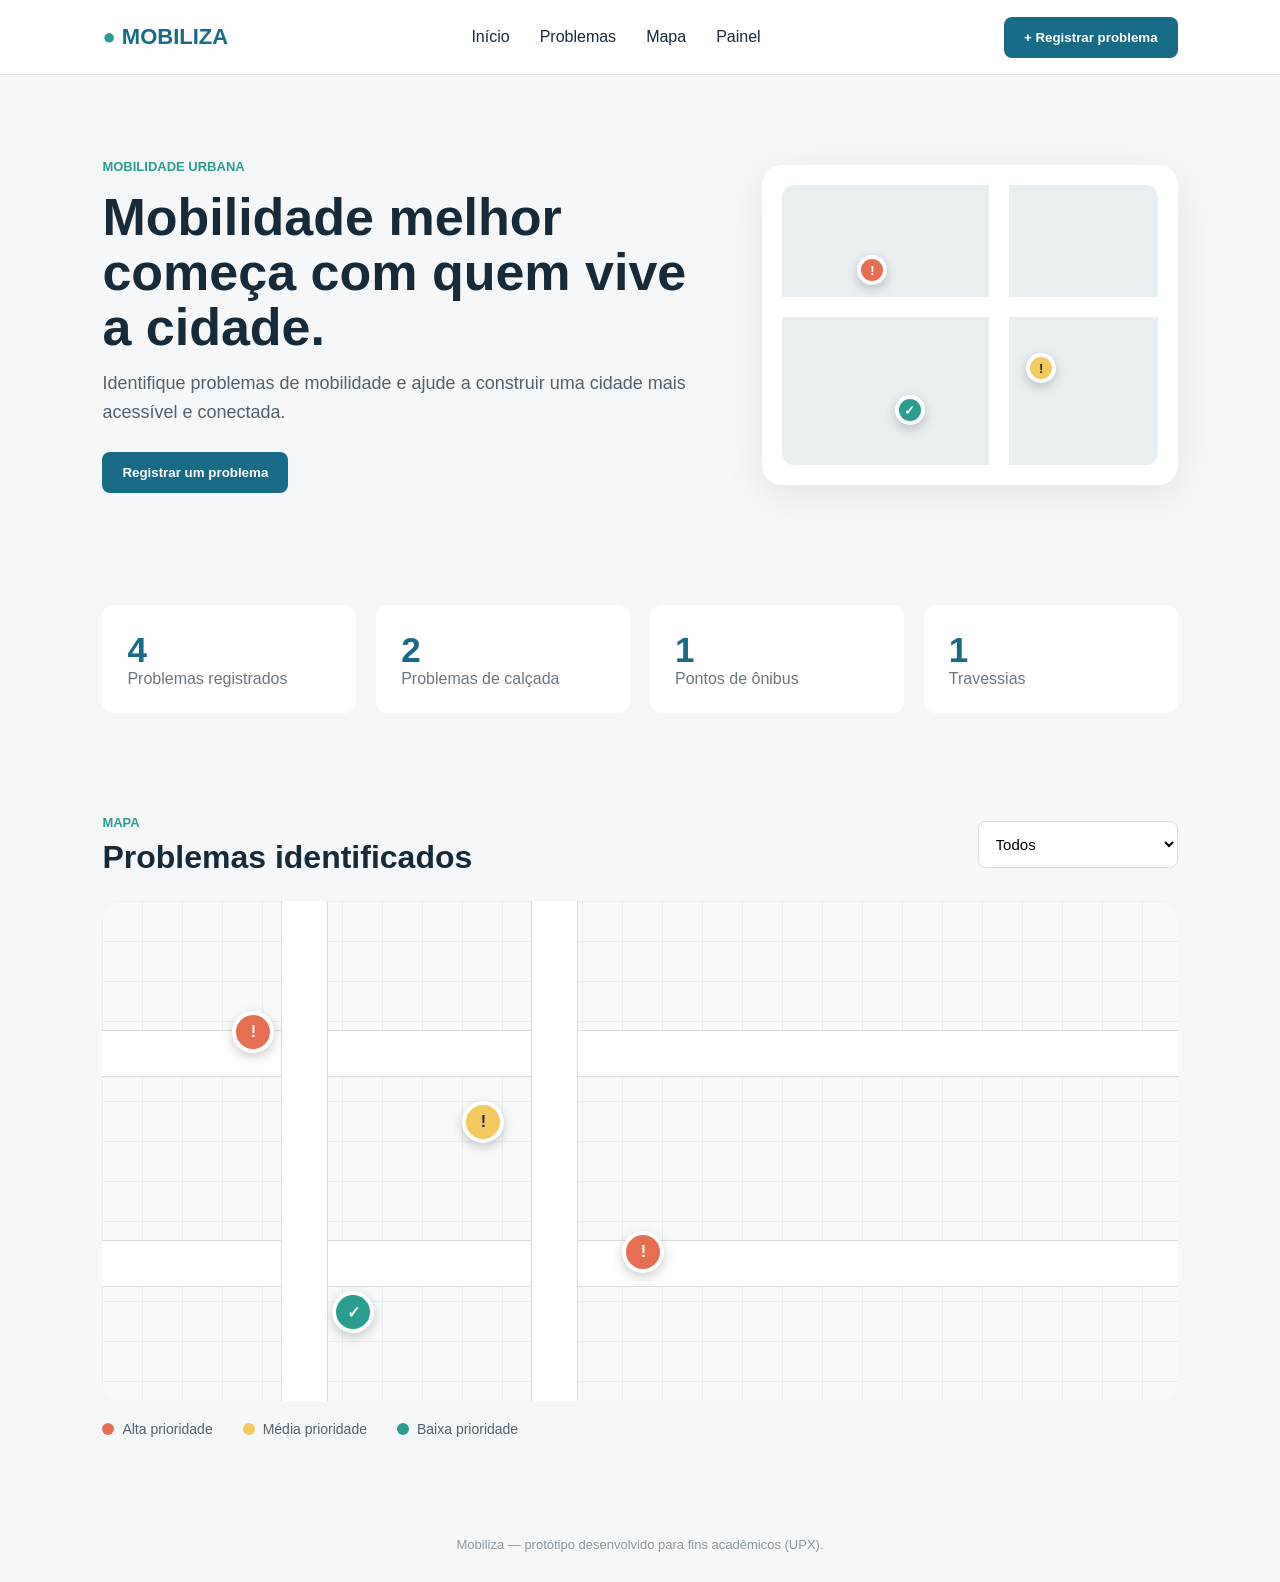
<file: index.html>
<!DOCTYPE html>
<html lang="pt-BR">

<head>
    <meta charset="UTF-8">
    <meta name="viewport" content="width=device-width, initial-scale=1.0">

    <title>Mobiliza — Mobilidade urbana colaborativa</title>
    <meta name="description" content="Plataforma colaborativa para identificação e priorização de problemas de mobilidade urbana.">

    <link rel="stylesheet" href="style.css">
</head>

<body>

    <header>

        <div class="logo">
            <span>●</span> MOBILIZA
        </div>

        <nav>
            <a href="#inicio">Início</a>
            <a href="#problemas">Problemas</a>
            <a href="#mapa">Mapa</a>
            <a href="admin.html">Painel</a>
        </nav>

        <button class="btn-primary" onclick="abrirModal()">
            + Registrar problema
        </button>

    </header>


    <main>

        <!-- HERO -->

        <section class="hero" id="inicio">

            <div class="hero-text">

                <span class="tag">
                    MOBILIDADE URBANA
                </span>

                <h1>
                    Mobilidade melhor começa
                    com quem vive a cidade.
                </h1>

                <p>
                    Identifique problemas de mobilidade
                    e ajude a construir uma cidade mais
                    acessível e conectada.
                </p>

                <button class="btn-primary"
                        onclick="abrirModal()">
                    Registrar um problema
                </button>

            </div>

            <div class="hero-card">

                <div class="mini-map">

                    <div class="road road-1"></div>
                    <div class="road road-2"></div>

                    <div class="marker red">!</div>
                    <div class="marker yellow">!</div>
                    <div class="marker green">✓</div>

                </div>

            </div>

        </section>


        <!-- ESTATÍSTICAS -->

        <section class="stats" id="problemas">

            <div class="stat">
                <strong id="statTotal">0</strong>
                <span>Problemas registrados</span>
            </div>

            <div class="stat">
                <strong id="statCalcada">0</strong>
                <span>Problemas de calçada</span>
            </div>

            <div class="stat">
                <strong id="statOnibus">0</strong>
                <span>Pontos de ônibus</span>
            </div>

            <div class="stat">
                <strong id="statTravessia">0</strong>
                <span>Travessias</span>
            </div>

        </section>


        <!-- MAPA -->

        <section class="map-section" id="mapa">

            <div class="section-title">

                <div>
                    <span class="tag">MAPA</span>

                    <h2>
                        Problemas identificados
                    </h2>
                </div>

                <select id="filtro" onchange="filtrarProblemas()">
                    <option value="todos">Todos</option>
                    <option value="calçada">Calçadas</option>
                    <option value="onibus">Pontos de ônibus</option>
                    <option value="travessia">Travessias</option>
                </select>

            </div>


            <div class="map" id="map">

                <!-- RUAS -->

                <div class="street horizontal street-1"></div>
                <div class="street horizontal street-2"></div>

                <div class="street vertical street-3"></div>
                <div class="street vertical street-4"></div>

                <!-- os marcadores de problema são inseridos aqui pelo script.js -->

            </div>

            <div class="legend">

                <span>
                    <i class="dot red"></i>
                    Alta prioridade
                </span>

                <span>
                    <i class="dot yellow"></i>
                    Média prioridade
                </span>

                <span>
                    <i class="dot green"></i>
                    Baixa prioridade
                </span>

            </div>

        </section>

        <footer>
            <p>Mobiliza — protótipo desenvolvido para fins acadêmicos (UPX).</p>
        </footer>

    </main>


    <!-- MODAL: REGISTRAR PROBLEMA -->

    <div class="modal-overlay" id="modal">

        <div class="modal">

            <button class="close"
                    onclick="fecharModal()">
                ×
            </button>

            <h2>
                Registrar problema
            </h2>

            <p>
                Ajude a identificar um problema
                de mobilidade na sua região.
            </p>

            <label>
                Tipo de problema
            </label>

            <select id="tipoProblema">

                <option value="">
                    Selecione
                </option>

                <option value="calçada">
                    Calçada
                </option>

                <option value="onibus">
                    Ponto de ônibus
                </option>

                <option value="travessia">
                    Travessia
                </option>

                <option value="acessibilidade">
                    Acessibilidade
                </option>

            </select>


            <label>
                Local
            </label>

            <input
                type="text"
                id="localProblema"
                placeholder="Ex.: Rua das Flores, 120"
            >


            <label>
                Grau de dificuldade
            </label>

            <select id="grauProblema">
                <option value="1">Baixo</option>
                <option value="3" selected>Médio</option>
                <option value="5">Alto</option>
            </select>


            <label>
                Descrição
            </label>

            <textarea
                id="descricaoProblema"
                placeholder="Descreva o problema..."
            ></textarea>


            <button class="btn-primary"
                    onclick="registrarProblema()">

                Enviar problema

            </button>

        </div>

    </div>


    <!-- MODAL: DETALHE DO PROBLEMA -->

    <div class="modal-overlay" id="modalDetalhe">

        <div class="modal">

            <button class="close" onclick="fecharDetalhe()">×</button>

            <span class="tag" id="detalheTipo">TIPO</span>
            <h2 id="detalheTitulo">Título do problema</h2>
            <p id="detalheLocal" class="detalhe-local"></p>
            <p id="detalheDescricao"></p>

            <div class="detalhe-info">
                <div>
                    <strong id="detalheRelatos">0</strong>
                    <span>relatos</span>
                </div>
                <div>
                    <span class="badge" id="detalhePrioridade">Prioridade</span>
                </div>
            </div>

        </div>

    </div>


    <script src="script.js"></script>

</body>

</html>
</file>
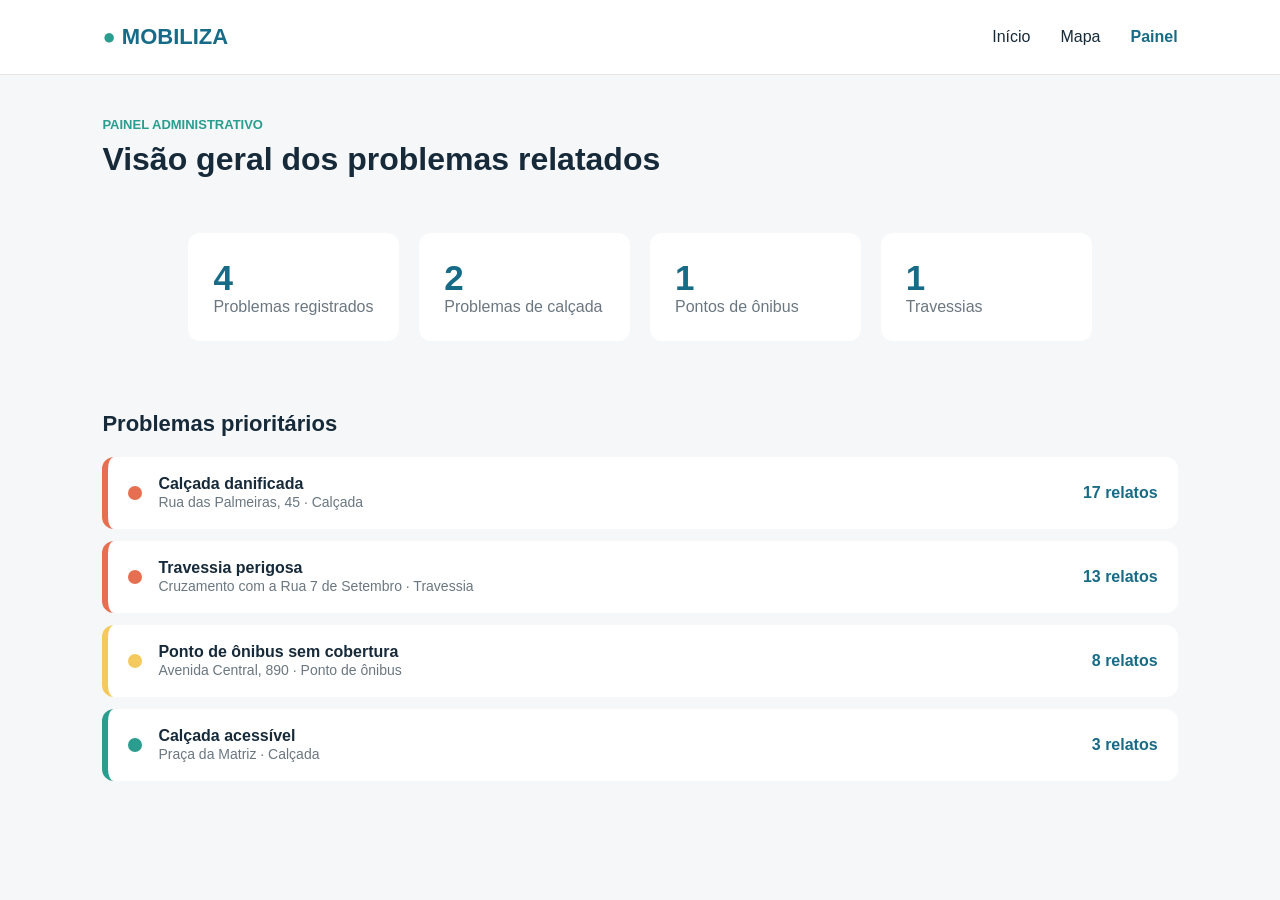
<file: admin.html>
<!DOCTYPE html>
<html lang="pt-BR">

<head>
    <meta charset="UTF-8">
    <meta name="viewport" content="width=device-width, initial-scale=1.0">

    <title>Mobiliza — Painel administrativo</title>

    <link rel="stylesheet" href="style.css">
</head>

<body>

    <header>

        <div class="logo">
            <span>●</span> MOBILIZA
        </div>

        <nav>
            <a href="index.html">Início</a>
            <a href="index.html#mapa">Mapa</a>
            <a href="admin.html" class="active">Painel</a>
        </nav>

    </header>


    <main class="admin-main">

        <div class="section-title">
            <div>
                <span class="tag">PAINEL ADMINISTRATIVO</span>
                <h2>Visão geral dos problemas relatados</h2>
            </div>
        </div>

        <section class="stats">

            <div class="stat">
                <strong id="statTotal">0</strong>
                <span>Problemas registrados</span>
            </div>

            <div class="stat">
                <strong id="statCalcada">0</strong>
                <span>Problemas de calçada</span>
            </div>

            <div class="stat">
                <strong id="statOnibus">0</strong>
                <span>Pontos de ônibus</span>
            </div>

            <div class="stat">
                <strong id="statTravessia">0</strong>
                <span>Travessias</span>
            </div>

        </section>

        <section class="admin-list-section">

            <h2 class="admin-list-title">Problemas prioritários</h2>

            <div id="listaPrioritarios" class="admin-list">
                <!-- preenchido pelo script.js -->
            </div>

        </section>

    </main>

    <script src="script.js"></script>

</body>

</html>
</file>
<file: style.css>
/* ============================================================
   MOBILIZA — protótipo de interface
   Paleta: fundo #F5F7F8 · principal #176B87 · secundária #2A9D8F
           destaque #F4C95D · problema grave #E76F51 · texto #172A3A
   ============================================================ */

* {
    margin: 0;
    padding: 0;
    box-sizing: border-box;
}

body {
    font-family: Arial, sans-serif;
    background: #F5F7F8;
    color: #172A3A;
}


/* HEADER */

header {
    height: 75px;
    padding: 0 8%;

    display: flex;
    align-items: center;
    justify-content: space-between;

    background: white;
    border-bottom: 1px solid #e5e5e5;

    position: sticky;
    top: 0;
    z-index: 50;
}

.logo {
    font-size: 22px;
    font-weight: bold;
    color: #176B87;
}

.logo span {
    color: #2A9D8F;
}

nav {
    display: flex;
    gap: 30px;
}

nav a {
    text-decoration: none;
    color: #172A3A;
}

nav a.active {
    color: #176B87;
    font-weight: bold;
}

.btn-primary {
    border: none;
    background: #176B87;
    color: white;

    padding: 13px 20px;
    border-radius: 8px;

    font-weight: bold;
    cursor: pointer;

    transition: 0.2s;
}

.btn-primary:hover {
    background: #12576d;
}


/* HERO */

.hero {
    min-height: 500px;

    padding: 80px 8%;

    display: flex;
    align-items: center;
    justify-content: space-between;

    gap: 60px;
}

.hero-text {
    max-width: 600px;
}

.tag {
    color: #2A9D8F;
    font-weight: bold;
    font-size: 13px;
}

h1 {
    font-size: 52px;
    line-height: 1.05;

    margin: 15px 0;
}

.hero p {
    font-size: 18px;
    line-height: 1.6;

    margin-bottom: 25px;

    color: #52616B;
}


/* MINI MAPA (HERO) */

.hero-card {
    width: 450px;
    height: 320px;

    background: white;

    border-radius: 20px;

    padding: 20px;

    box-shadow: 0 10px 40px rgba(0,0,0,0.08);
}

.mini-map {
    width: 100%;
    height: 100%;

    position: relative;

    background: #E9EFF1;
    border-radius: 12px;

    overflow: hidden;
}

.mini-map .road {
    position: absolute;
    background: white;
}

.mini-map .road-1 {
    top: 40%;
    width: 100%;
    height: 20px;
}

.mini-map .road-2 {
    left: 55%;
    height: 100%;
    width: 20px;
}

.mini-map .marker {
    width: 30px;
    height: 30px;
    font-size: 13px;
}

.mini-map .marker.red { top: 25%; left: 20%; }
.mini-map .marker.yellow { top: 60%; left: 65%; }
.mini-map .marker.green { top: 75%; left: 30%; }


/* ESTATÍSTICAS */

.stats {
    padding: 30px 8%;

    display: grid;
    grid-template-columns:
        repeat(4, 1fr);

    gap: 20px;
}

.stat {
    background: white;

    padding: 25px;

    border-radius: 12px;
}

.stat strong {
    display: block;

    font-size: 35px;

    color: #176B87;
}

.stat span {
    color: #6B7780;
}


/* MAPA */

.map-section {
    padding: 70px 8%;
}

.section-title {
    display: flex;
    justify-content: space-between;
    align-items: center;

    margin-bottom: 25px;
}

h2 {
    font-size: 32px;
    margin-top: 8px;
}

select,
input,
textarea {
    width: 100%;

    padding: 13px;

    border: 1px solid #d9dfe2;
    border-radius: 8px;

    background: white;

    font-family: inherit;
    font-size: 15px;
}

.section-title select {
    width: 200px;
}


/* CROQUI DO MAPA */

.map {
    height: 500px;

    position: relative;

    overflow: hidden;

    background:
        linear-gradient(
            90deg,
            #E8EEEE 1px,
            transparent 1px
        ),
        linear-gradient(
            #E8EEEE 1px,
            transparent 1px
        );

    background-size: 40px 40px;

    background-color: #F8FAFA;

    border-radius: 20px;
}


/* RUAS */

.street {
    position: absolute;

    background: white;

    box-shadow:
        0 0 0 1px #d8dddd;
}

.horizontal {
    width: 100%;
    height: 45px;
}

.vertical {
    width: 45px;
    height: 100%;
}

.street-1 {
    top: 130px;
}

.street-2 {
    top: 340px;
}

.street-3 {
    left: 180px;
}

.street-4 {
    left: 430px;
}


/* MARCADORES */

.marker {
    position: absolute;

    width: 42px;
    height: 42px;

    border-radius: 50%;

    display: flex;
    align-items: center;
    justify-content: center;

    color: white;

    font-weight: bold;

    border: 4px solid white;

    box-shadow: 0 4px 12px rgba(0,0,0,0.2);

    cursor: pointer;

    z-index: 5;

    transition: transform 0.15s;
}

.marker:hover {
    transform: scale(1.12);
}

.red {
    background: #E76F51;
}

.yellow {
    background: #F4C95D;
    color: #172A3A;
}

.green {
    background: #2A9D8F;
}


/* LEGENDA */

.legend {
    display: flex;
    gap: 30px;

    margin-top: 20px;
}

.legend span {
    display: flex;
    align-items: center;
    gap: 8px;

    color: #52616B;
    font-size: 14px;
}

.dot {
    width: 12px;
    height: 12px;

    border-radius: 50%;

    display: inline-block;
}

.dot.red { background: #E76F51; }
.dot.yellow { background: #F4C95D; }
.dot.green { background: #2A9D8F; }


/* RODAPÉ */

footer {
    padding: 30px 8%;
    color: #8A97A0;
    font-size: 13px;
    text-align: center;
}


/* MODAL */

.modal-overlay {
    position: fixed;

    inset: 0;

    background: rgba(23,42,58,0.6);

    display: none;

    align-items: center;
    justify-content: center;

    z-index: 100;
}

.modal {
    width: 450px;
    max-width: 90vw;
    max-height: 85vh;
    overflow-y: auto;

    background: white;

    padding: 35px;

    border-radius: 15px;

    position: relative;
}

.modal h2 {
    margin-bottom: 10px;
}

.modal p {
    color: #6B7780;

    margin-bottom: 25px;
}

.modal label {
    display: block;

    margin: 15px 0 6px;

    font-weight: bold;
}

textarea {
    height: 100px;

    resize: none;
}

.modal .btn-primary {
    width: 100%;

    margin-top: 20px;
}

.close {
    position: absolute;

    right: 20px;
    top: 15px;

    background: none;
    border: none;

    font-size: 28px;

    cursor: pointer;

    color: #8A97A0;
}

.detalhe-local {
    font-weight: bold;
    color: #172A3A !important;
    margin-bottom: 8px !important;
}

.detalhe-info {
    display: flex;
    align-items: center;
    justify-content: space-between;

    margin-top: 20px;
    padding-top: 20px;

    border-top: 1px solid #eee;
}

.detalhe-info strong {
    font-size: 24px;
    color: #176B87;
}

.badge {
    padding: 6px 14px;
    border-radius: 20px;

    font-weight: bold;
    font-size: 13px;

    color: white;
}

.badge.alta { background: #E76F51; }
.badge.media { background: #F4C95D; color: #172A3A; }
.badge.baixa { background: #2A9D8F; }


/* PAINEL ADMINISTRATIVO */

.admin-main {
    padding: 40px 8% 70px;
}

.admin-list-section {
    margin-top: 40px;
}

.admin-list-title {
    font-size: 22px;
    margin-bottom: 20px;
}

.admin-list {
    display: flex;
    flex-direction: column;
    gap: 12px;
}

.admin-row {
    display: flex;
    align-items: center;
    gap: 16px;

    background: white;
    border-radius: 12px;
    padding: 18px 20px;

    border-left: 6px solid #2A9D8F;
}

.admin-row.alta { border-left-color: #E76F51; }
.admin-row.media { border-left-color: #F4C95D; }
.admin-row.baixa { border-left-color: #2A9D8F; }

.admin-row-dot {
    width: 14px;
    height: 14px;
    border-radius: 50%;
    flex-shrink: 0;
}

.admin-row-info {
    flex: 1;
}

.admin-row-info strong {
    display: block;
    font-size: 16px;
}

.admin-row-info span {
    color: #6B7780;
    font-size: 14px;
}

.admin-row-relatos {
    font-weight: bold;
    color: #176B87;
    white-space: nowrap;
}


/* RESPONSIVO */

@media (max-width: 800px) {

    nav {
        display: none;
    }

    .hero {
        flex-direction: column;
    }

    .hero-card {
        width: 100%;
    }

    .stats {
        grid-template-columns:
            repeat(2, 1fr);
    }

    h1 {
        font-size: 40px;
    }

    .section-title {
        flex-direction: column;
        align-items: flex-start;
        gap: 12px;
    }

    .section-title select {
        width: 100%;
    }
}
</file>
